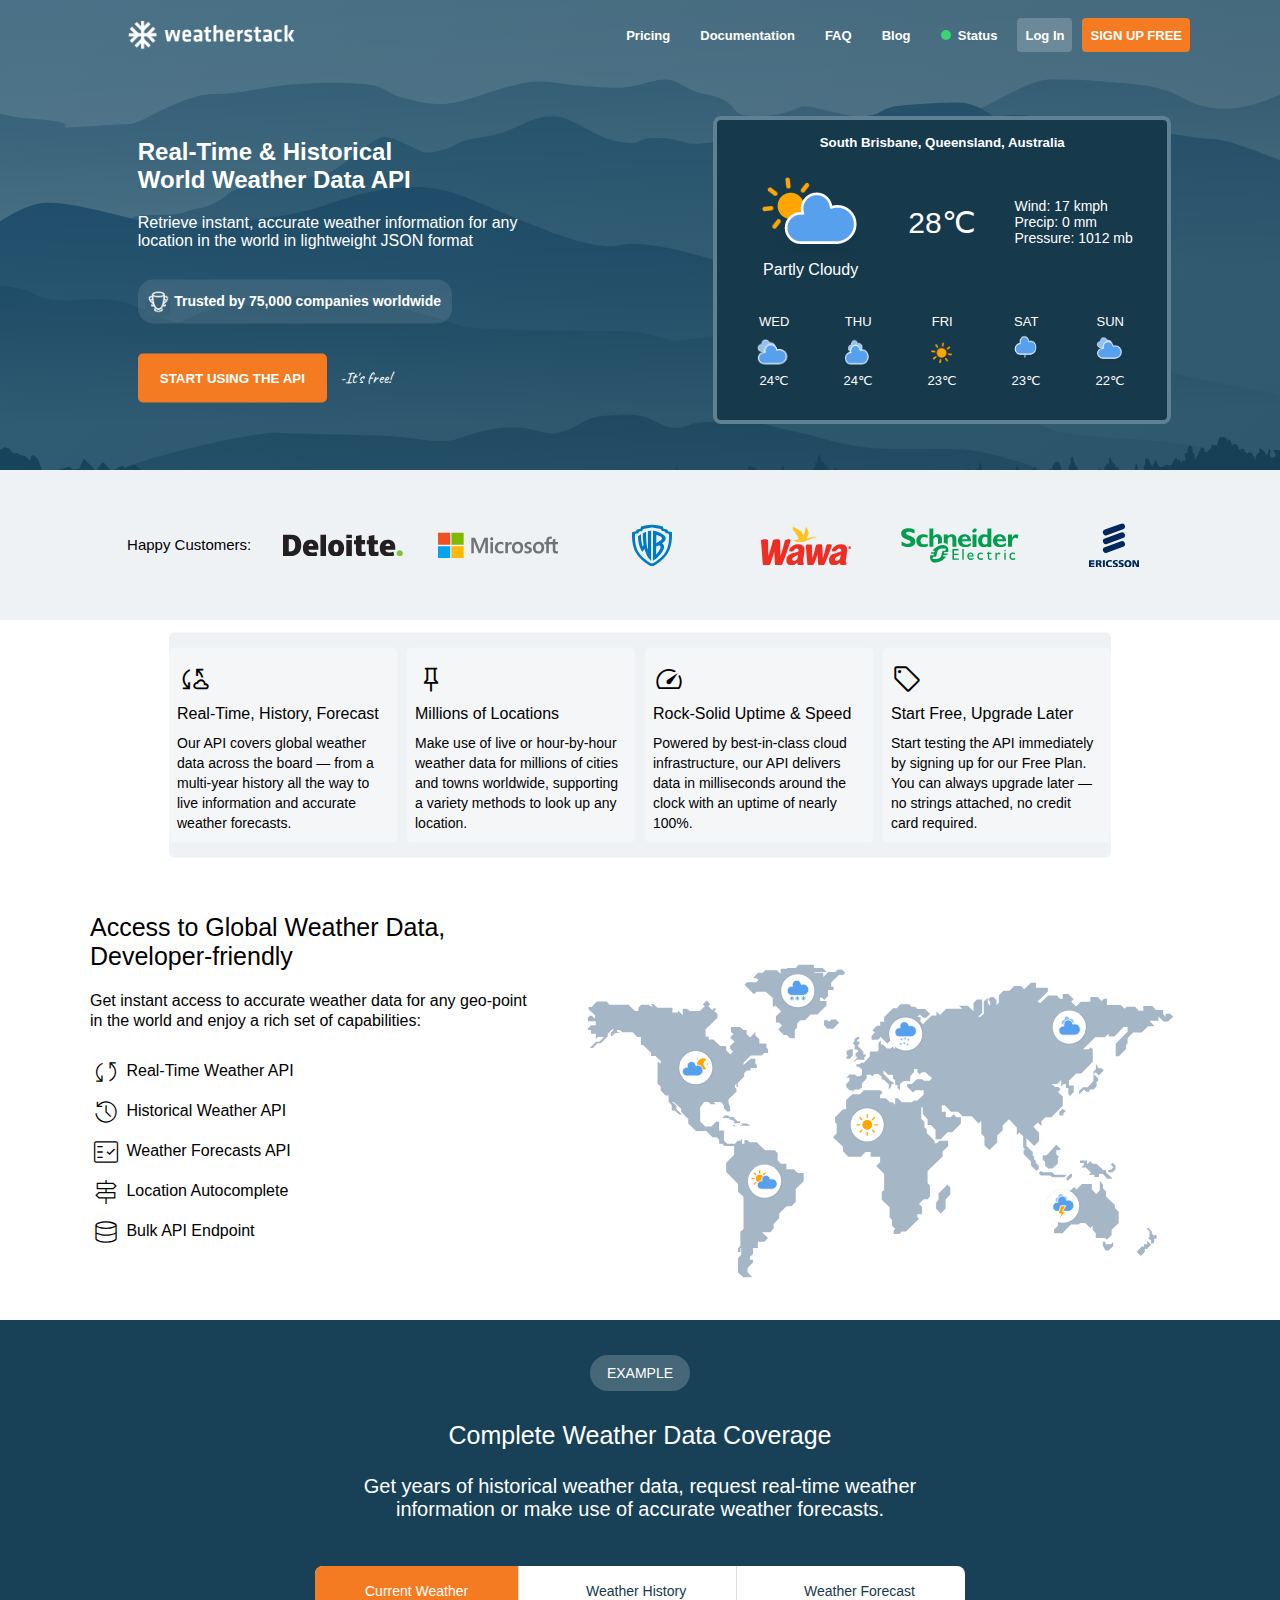
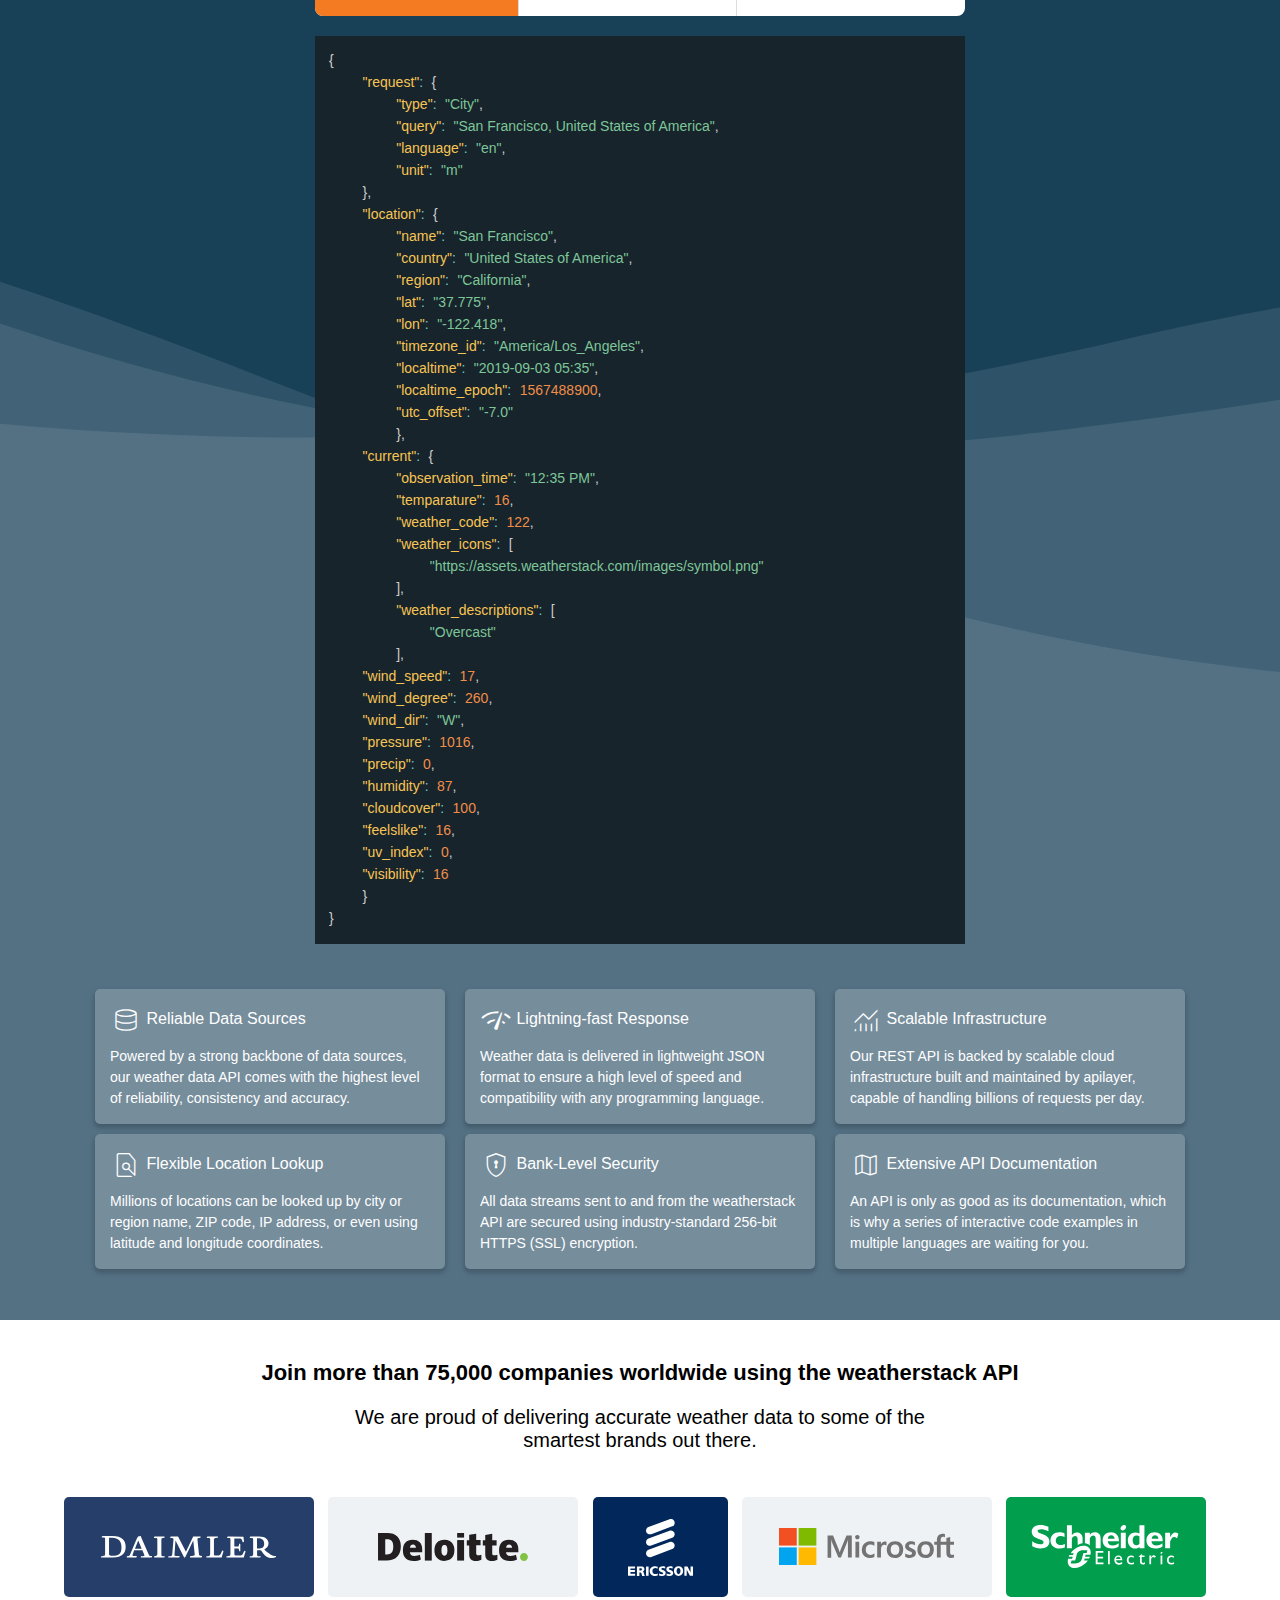
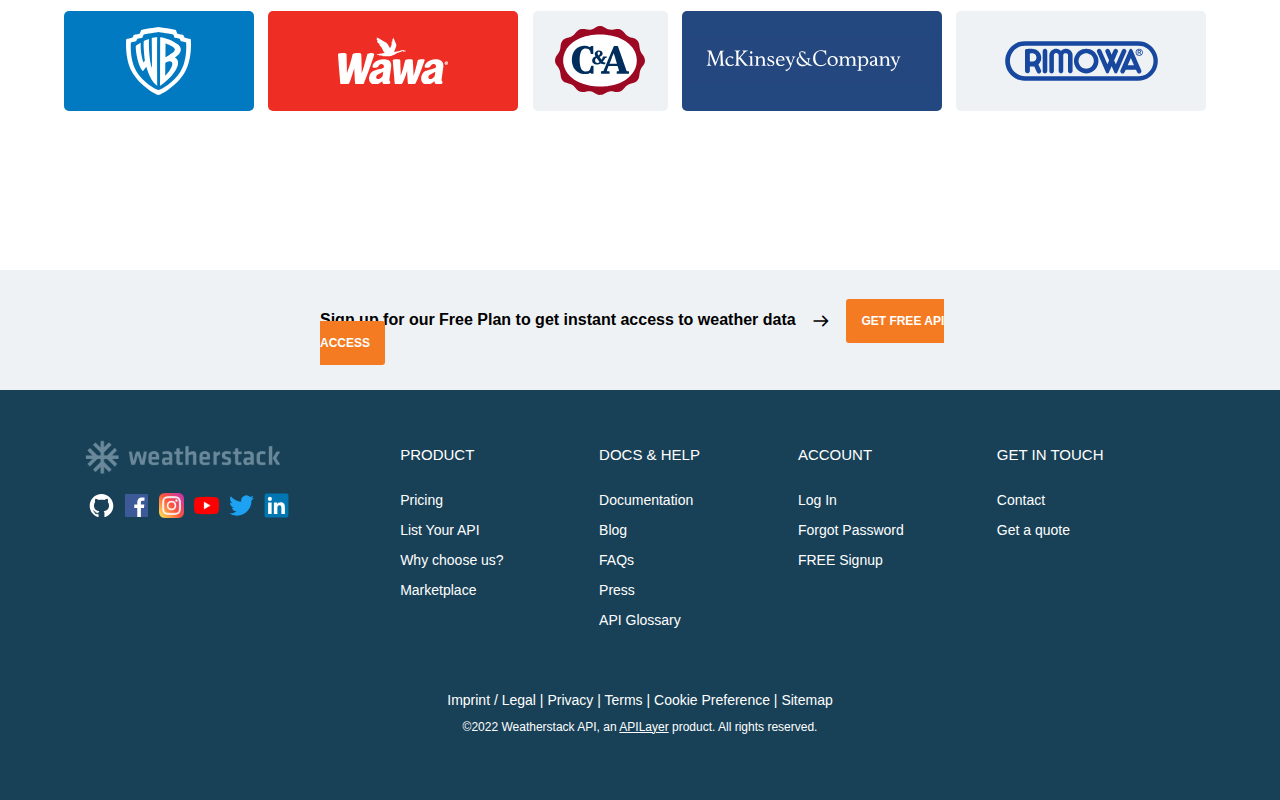
<file: index.html>
<!DOCTYPE html>
<html lang="en">
<head>
    <meta charset="UTF-8">
    <meta name="viewport" content="width=device-width, initial-scale=1.0">
    <title>Weather Page</title>
    <link rel="stylesheet" href="http://fonts.googleapis.com/css?family=Caveat">
    <link rel="stylesheet"
        href="https://fonts.googleapis.com/css2?family=Material+Symbols+Outlined:opsz,wght,FILL,GRAD@20..48,100..700,0..1,-50..200" />
    <link rel="stylesheet" href="./stylesheets/style.css">
    <link rel="stylesheet" href="./stylesheets/prism.css">
</head>
<body>
    <div class="index">
        <nav class="header">
            <div class="logo">
                <a href="./index.html">
                    <img src="./assets/weatherstack_logo_white.png" 
                        alt="weather stack logo">
                </a>
            </div>
      
            <ul class="nav_list">
                <li><a href="./pricing.html">Pricing</a></li>
                <li><a href="./">Documentation</a></li>
                <li><a href="./">FAQ</a></li>
                <li><a href="./">Blog</a></li>
                <li id="status"><a href="./">&nbsp;&nbsp;Status</a></li>
                <li id="login"><a href="./">Log In</a></li>
                <li id="signup"><a href="./">SIGN UP FREE</a></li>
            </ul>
            

        </nav>
        <section class="main">
            <div class="left">
                <div class="container">
                    <div class="texts">
                        <h2>Real-Time & Historical World Weather Data API</h2>
                        <h4>Retrieve instant, accurate weather information for any location in the world in lightweight JSON format</h4>
                    </div>
                    <div class="trophy">
                        <img src="./assets/a.png" alt="trophy icon">
                        <span>Trusted by 75,000 companies worldwide</span>
                    </div>
                    <div class="btn">
                        <button id="start">
                            START USING THE API
                        </button>
                        <span>&nbsp;</span>
                        <span id="free">-It's free!</span>
                    </div>
                </div>
            </div>

            <div class="right">
                <div class="weather_box">
                    <div class="location">
                        <h5>South Brisbane, Queensland, Australia</h5>
                    </div>
                    <div class="main_weather">
                        <div class="weather_left">
                            <img src="./assets/b.jpg" alt="main weather icon">
                            <p>Partly Cloudy</p>
                        </div>
                        <div class="weather_middle">
                            <p>28&#8451;</p>
                        </div>
                        <div class="weather_right">
                            <p>Wind: 17 kmph</p>
                            <p>Precip: 0 mm</p>
                            <p>Pressure: 1012 mb</p>
                        </div>
                    </div>

                    <div class="forecast">
                        <div class="day">
                            <p class="weekday">WED</p>
                            <img src="./assets/c.png" alt="forecast icon">
                            <p class="temp">24&#8451;</p>
                        </div>
                        <div class="day">
                            <p class="weekday">THU</p>
                            <img src="./assets/d.png" alt="forecast icon">
                            <p class="temp">24&#8451;</p>
                        </div>
                        <div class="day">
                            <p class="weekday">FRI</p>
                            <img src="./assets/e.png" alt="forecast icon">
                            <p class="temp">23&#8451;</p>
                        </div>
                        <div class="day">
                            <p class="weekday">SAT</p>
                            <img src="./assets/f.png" alt="forecast icon">
                            <p class="temp">23&#8451;</p>
                        </div>
                        <div class="day">
                            <p class="weekday">SUN</p>
                            <img src="./assets/g.png" alt="forecast icon">
                            <p class="temp">22&#8451;</p>
                        </div>
                    
                    </div>

                </div>
            </div>

        </section>
    </div>
   
    <section class="customers">
        <div class="container">
            <ul>
                <li>Happy Customers:</li>
                <li class="deloitte"></li>
                <li class="microsoft"></li>
                <li class="warnerBros"></li>
                <li class="wawa"></li>
                <li class="schneider"></li>
                <li class="ericsson"></li>
            </ul>
        </div>
    </section>

    <section class="features">
        <div class="container">
            <div class="info_card">
                <span class="material-symbols-outlined">cloud_sync</span>
                <h4>Real-Time, History, Forecast</h4>
                <p>Our API covers global weather data across the board — from a multi-year history all the way to live information and
                accurate weather forecasts.</p>
            </div>
            <div class="info_card">
                <span class="material-symbols-outlined">push_pin</span>
                <h4>Millions of Locations</h4>
                <p>Make use of live or hour-by-hour weather data for millions of cities and towns worldwide, supporting a variety methods
                to look up any location.</p>
            </div>
            <div class="info_card">
                <span class="material-symbols-outlined">speed</span>
                <h4>Rock-Solid Uptime & Speed</h4>
                <p>Powered by best-in-class cloud infrastructure, our API delivers data in milliseconds around the clock with an uptime of
                nearly 100%.</p>
            </div>
            <div class="info_card">
                <span class="material-symbols-outlined">sell</span>
                <h4>Start Free, Upgrade Later</h4>
                <p>Start testing the API immediately by signing up for our Free Plan. You can always upgrade later — no strings attached,
                no credit card required.</p>
            </div>
        </div>
    </section>

    <section class="main_feature">
        <div class="container">
            <div class="feature_detail">
                <h4>Access to Global Weather Data, Developer-friendly</h4>
                <p>Get instant access to accurate weather data for any geo-point in the world and enjoy a rich set of capabilities:</p>
                <ul>
                    <li>
                        <span class="material-symbols-outlined">sync</span>
                        Real-Time Weather API
                    </li>
                    <li>
                        <span class="material-symbols-outlined">history</span>
                        Historical Weather API
                    </li>
                    <li>
                        <span class="material-symbols-outlined">fact_check</span>
                        Weather Forecasts API
                    </li>
                    <li>
                        <span class="material-symbols-outlined">signpost</span>
                        Location Autocomplete
                    </li>
                    <li>
                        <span class="material-symbols-outlined">database</span>
                        Bulk API Endpoint
                    </li>
                </ul>

            </div>
            
            <div class="world_map">
                <img src="./assets/world_map_vector.svg" alt="World Map">
            </div>
        </div>
    </section>

    <section class="example">
        <div class="new_container">
            <h4>Complete Weather Data Coverage</h4>
            <h5>Get years of historical weather data, request real-time weather information or make use of accurate weather forecasts.</h5>
            <ul class="radio_btn">
                <li><a href="">Current Weather</a></li>
                <li><a href="">Weather History</a></li>
                <li><a href="">Weather Forecast</a></li>
            </ul>
            <div class="code_block">
                <pre class="code_format_class">
                    <code class="language-json">
                        {
                            "request": {
                                "type": "City",
                                "query": "San Francisco, United States of America",
                                "language": "en",
                                "unit": "m"
                            },
                            "location": {
                                "name": "San Francisco",
                                "country": "United States of America",
                                "region": "California",
                                "lat": "37.775",
                                "lon": "-122.418",
                                "timezone_id": "America/Los_Angeles",
                                "localtime": "2019-09-03 05:35",
                                "localtime_epoch": 1567488900,
                                "utc_offset": "-7.0"
                                },
                            "current": {
                                "observation_time": "12:35 PM",
                                "temparature": 16,
                                "weather_code": 122,
                                "weather_icons": [
                                    "https://assets.weatherstack.com/images/symbol.png"
                                ],
                                "weather_descriptions": [
                                    "Overcast"
                                ],
                            "wind_speed": 17,
                            "wind_degree": 260,
                            "wind_dir": "W",
                            "pressure": 1016,
                            "precip": 0,
                            "humidity": 87,
                            "cloudcover": 100,
                            "feelslike": 16,
                            "uv_index": 0,
                            "visibility": 16
                            }
                        }
                    </code>
                </pre>
            </div>
        </div>

        <div class="more_features">
            <div class="info_box">
                <span class="material-symbols-outlined">database</span>
                <span>Reliable Data Sources</span>
                <p>Powered by a strong backbone of data sources, our weather data API comes with the highest level of reliability, consistency and accuracy.</p>
            </div>
            <div class="info_box"> 
                <span class="material-symbols-outlined">network_check</span>
                <span>Lightning-fast Response</span>
                <p>Weather data is delivered in lightweight JSON format to ensure a high level of speed and compatibility with any programming language.

</p>
            </div>
            <div class="info_box">
                <span class="material-symbols-outlined">monitoring</span>
                <span>Scalable Infrastructure</span>
                <p>Our REST API is backed by scalable cloud infrastructure built and maintained by apilayer, capable of handling billions of requests per day.</p>
            </div>
            <div class="info_box">
                <span class="material-symbols-outlined">find_in_page</span>
                <span>Flexible Location Lookup</span>
                <p>Millions of locations can be looked up by city or region name, ZIP code, IP address, or even using latitude and longitude coordinates.</p>
            </div>
            <div class="info_box">
                <span class="material-symbols-outlined">encrypted</span>
                <span>Bank-Level Security</span>
                <p>All data streams sent to and from the weatherstack API are secured using industry-standard 256-bit HTTPS (SSL) encryption.</p>
            </div>
            <div class="info_box">
                <span class="material-symbols-outlined">map</span>
                <span>Extensive API Documentation</span>
                <p>An API is only as good as its documentation, which is why a series of interactive code examples in multiple languages are waiting for you.</p>
            </div>
        </div>
    </section>

    <section class="partners">
        <div class="new_container">
            <h4>Join more than 75,000 companies worldwide using the weatherstack API</h4>
            <h5>We are proud of delivering accurate weather data to some of the smartest brands out there.</h5>
            <ul class="brand_list">
                <li class="daimler"></li>
                <li class="deloitte"></li>
                <li class="eric"></li>
                <li class="microsoft"></li>
                <li class="sch"></li>
                <li class="wb"></li>
                <li class="ww"></li>
                <li class="canda"></li>
                <li class="mckinsey"></li>
                <li class="rimowa"></li>
            </ul>
        </div>
    </section>

    <section class="cta">
        <div class="container">
            <span class="cta_text">Sign up for our Free Plan to get instant access to weather data</span>
            <span>&nbsp;</span>
            <span class="material-symbols-outlined">arrow_right_alt</span>
            <span>&nbsp;</span>
            <a href="./">GET FREE API ACCESS</a>
        </div>
    </section>

    <footer>
        <div class="footer_container">
            <div class="left_container">
                <div class="footer_logos">
                    <img src="./assets/weatherstack_logo_footer.png" alt="weather logo" width="197" height="35">
                </div>
                <div class="social_media">
                    <div class="github"><img src="./assets/social_icons/github-original.svg" alt="github link" width="25" height="25"><a href="./" target="_blank"></a></img></div>
                    <div class="facebook"><img src="./assets/social_icons/facebook-original.svg" alt="facebook link" width="25" height="25"><a href="./" target="_blank"></a></img></div>
                    <div class="instagram"><img src="./assets/social_icons/instagram.png" alt="instagram link" width="25" height="25"><a href="./" target="_blank"></a></img></div>
                    <div class="youtube"><img src="./assets/social_icons/youtube.png" alt="youtube link" width="25" height="25"><a href="./" target="_blank"></a></img></div>
                    <div class="twitter"><img src="./assets/social_icons/twitter-original.svg" alt="twitter link" width="25" height="25"><a href="./" target="_blank"></a></img></div>
                    <div class="linkedin"><img src="./assets/social_icons/linkedin-original.svg" alt="linkedin link" width="25" height="25"><a href="./" target="_blank"></a></img></div>
                </div>
            </div>

            <ul>
                <li class="list_title">Product</li>
                <li><a href="./">Pricing</a></li>
                <li><a href="./">List Your API</a></li>
                <li><a href="./">Why choose us?</a></li>
                <li><a href="./">Marketplace</a></li>
            </ul>
            <ul>
                <li class="list_title">Docs & Help</li>
                <li><a href="./">Documentation</a></li>
                <li><a href="./">Blog</a></li>
                <li><a href="./">FAQs</a></li>
                <li><a href="./">Press</a></li>
                <li><a href="./">API Glossary</a></li>
            </ul>
            <ul>
                <li class="list_title">Account</li>
                <li><a href="./">Log In</a></li>
                <li><a href="./">Forgot Password</a></li>
                <li><a href="./">FREE Signup</a></li>
            </ul>
            <ul>
                <li class="list_title">Get in Touch</li>
                <li><a href="./">Contact</a></li>
                <li><a href="./">Get a quote</a></li>
            </ul>
        </div>
        <div class="copyright">
            <div class="container">
                <div class="copyright_link">
                    <a href="">Imprint / Legal</a>
                    <span> | </span>
                    <a href="">Privacy</a>
                    <span> | </span>
                    <a href="">Terms</a>
                    <span> | </span>
                    <a href="">Cookie Preference</a>
                    <span> | </span>
                    <a href="">Sitemap</a>
                </div>
                <div class="copyright_text">
                    <p>&#169;2022 Weatherstack API, an <a href="./">APILayer</a> product. All rights reserved.</p>
                </div>
            </div>
        </div>
    </footer>

<!-- <script src="prism.js"></script> -->
<script src="./scripts/prism-whitespace.js"></script>
</body>
</html>
</file>
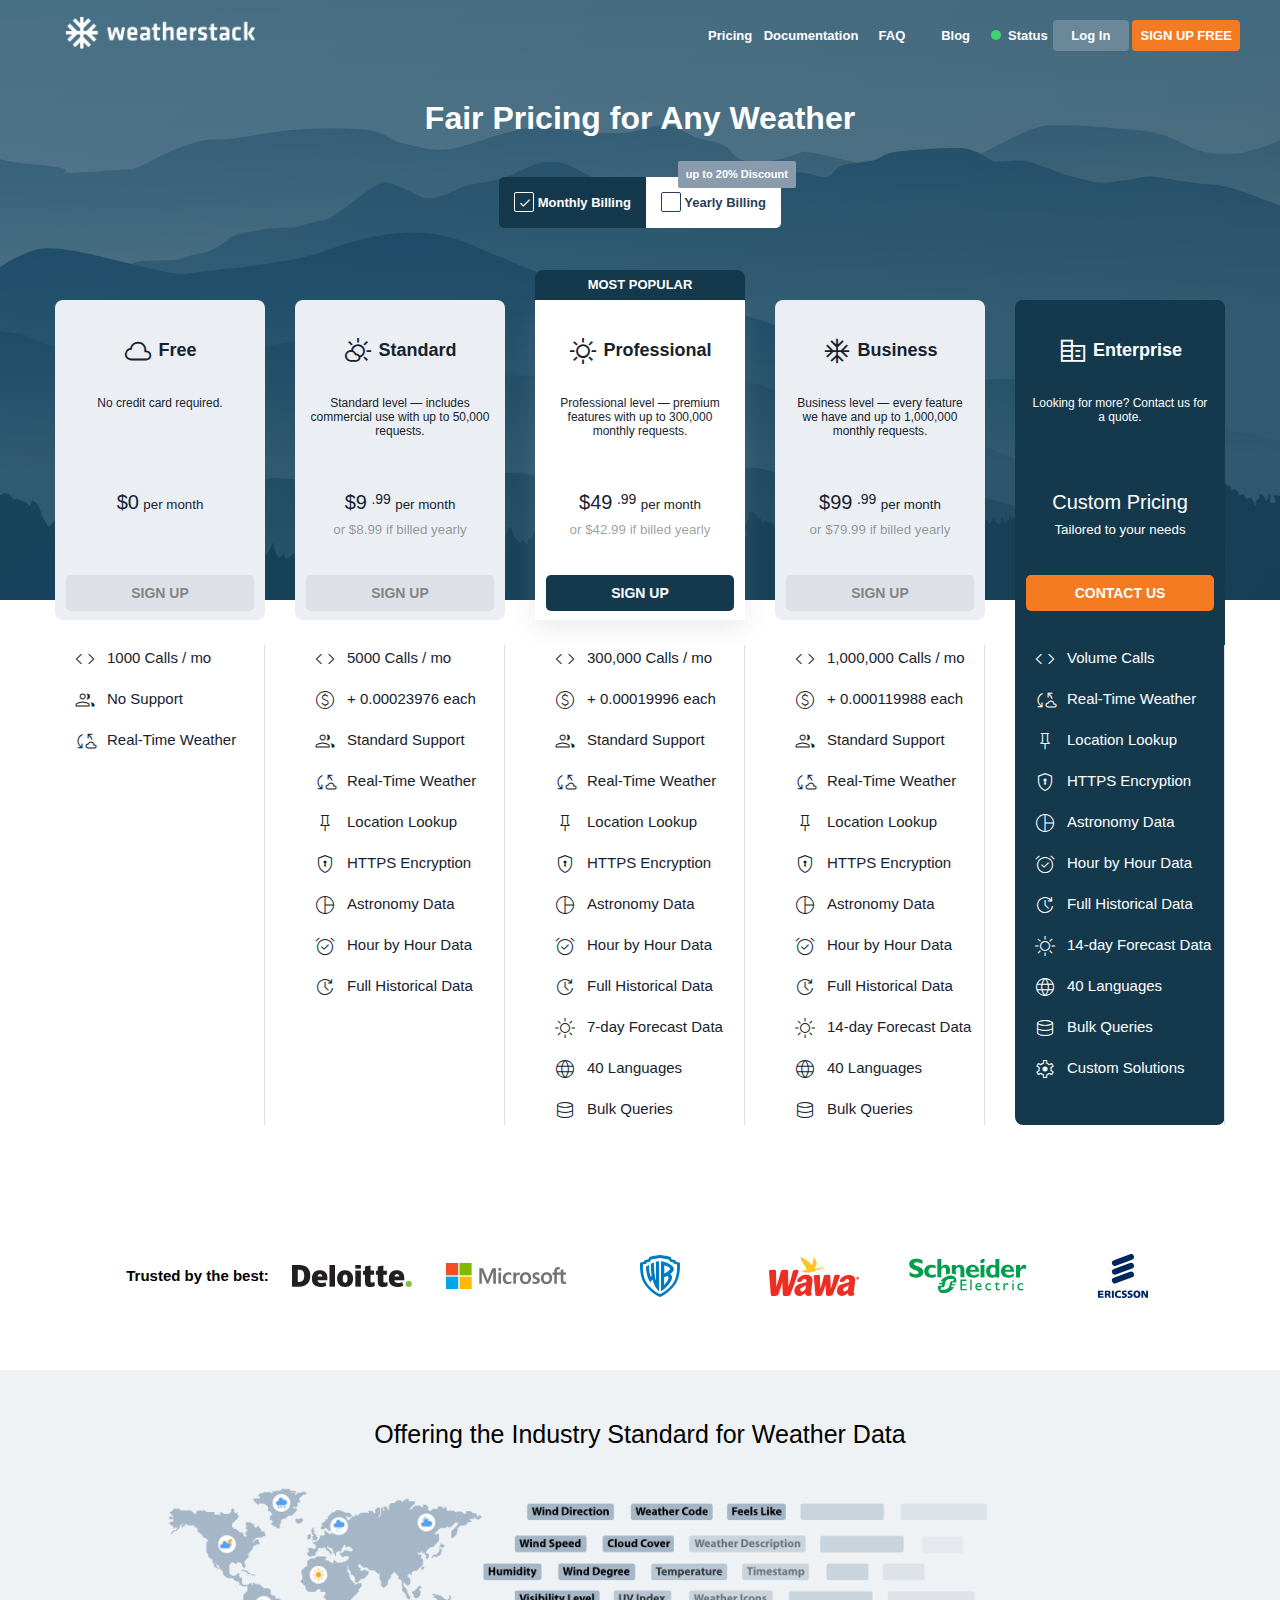
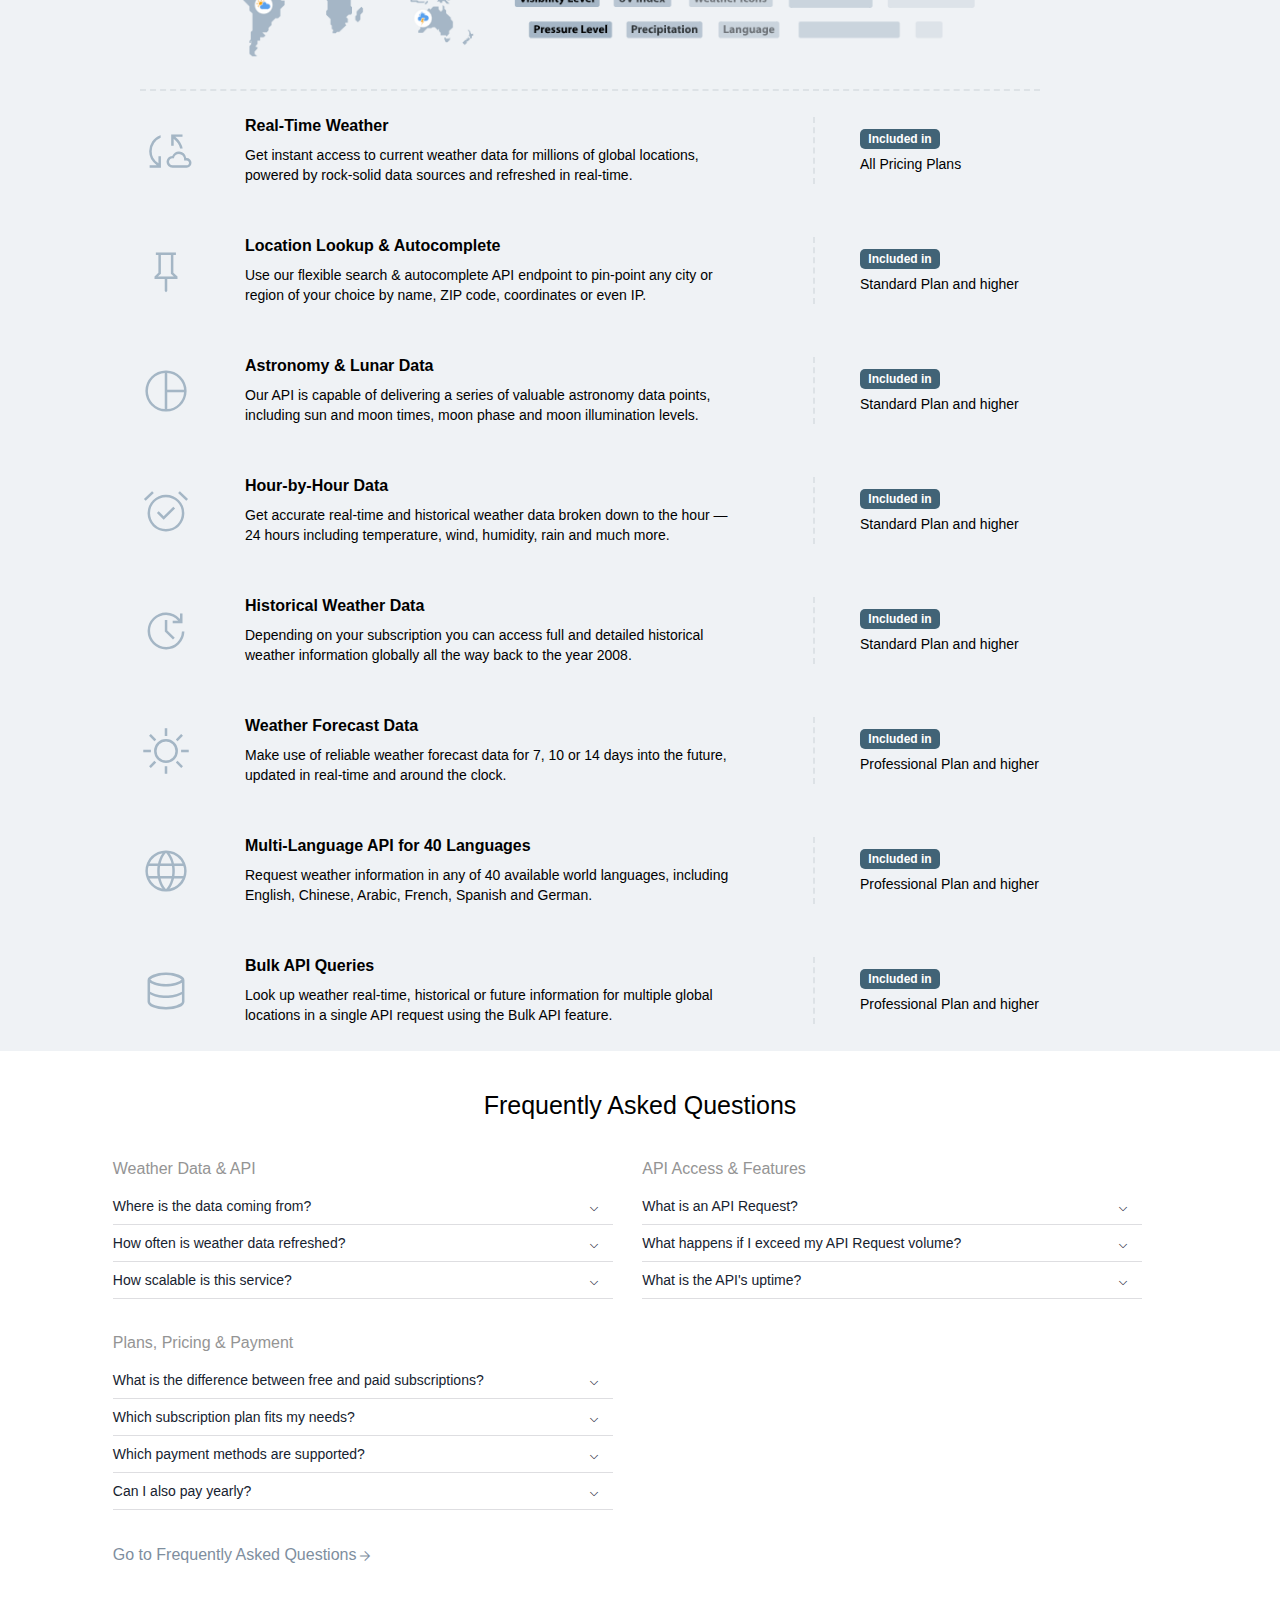
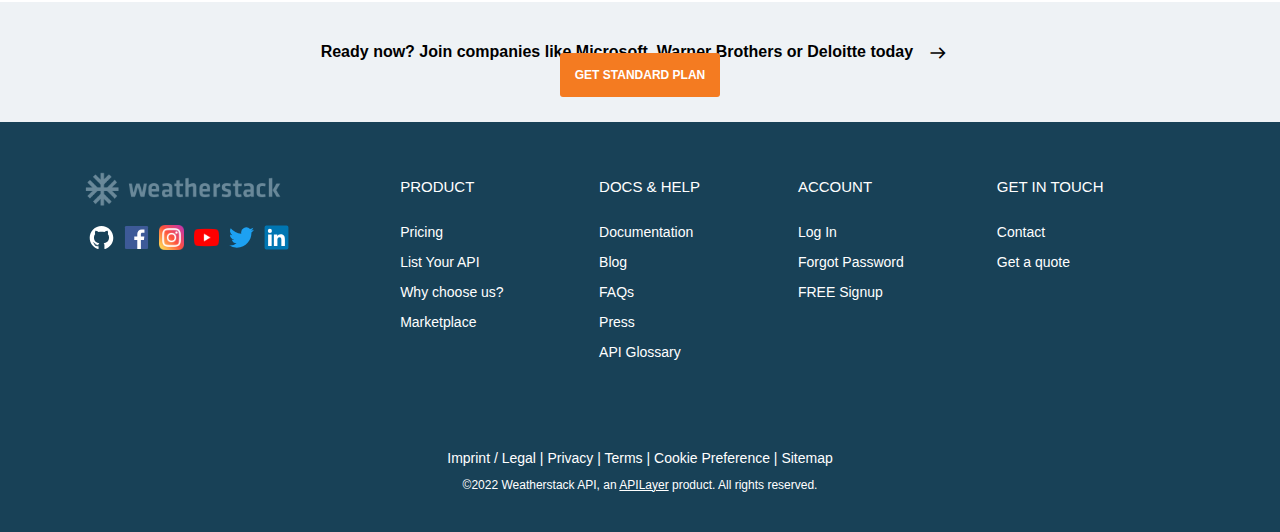
<file: pricing.html>
<!DOCTYPE html>
<html lang="en">
  <head>
    <meta charset="UTF-8" />
    <meta name="viewport" content="width=device-width, initial-scale=1.0" />
    <title>Pricing Page</title>
    <link
      rel="stylesheet"
      href="https://fonts.googleapis.com/css2?family=Material+Symbols+Outlined:opsz,wght,FILL,GRAD@20..48,100..700,0..1,-50..200"
    />
    <link rel="stylesheet" href="./stylesheets/pricing-style.css" />
  </head>
  <body>
    <nav class="header">
      <div class="container">
        <div class="logo">
          <a href="./index.html">
            <img
              src="./assets/weatherstack_logo_white.png"
              alt="weather stack logo"
            />
          </a>
        </div>

        <ul class="nav_list">
          <li><a href="./pricing.html">Pricing</a></li>
          <li><a href="#">Documentation</a></li>
          <li><a href="#">FAQ</a></li>
          <li><a href="#">Blog</a></li>
          <li id="status"><a href="#">&nbsp;&nbsp;Status</a></li>
          <li id="login"><a href="#">Log In</a></li>
          <li id="signup"><a href="#">SIGN UP FREE</a></li>
        </ul>
      </div>
    </nav>

    <section class="hero">
      <div class="container">
        <h2>Fair Pricing for Any Weather</h2>
        <div class="billing">
          <label for="monthly">
            <input
              type="radio"
              id="monthly"
              name="billingOption"
              value="monthly"
              checked
            />
            Monthly Billing</label
          >

          <label for="yearly">
            <input
              type="radio"
              id="yearly"
              name="billingOption"
              value="yearly"
            />
            Yearly Billing</label
          >
        </div>
      </div>
    </section>

    <section class="pricing">
      <div class="container">
        <ul class="billing-tier">
          <li class="free">
            <div class="pricing_info">
              <div class="header">
                <span class="material-symbols-outlined"> cloud </span>
                Free
              </div>
              <div class="description">No credit card required.</div>
              <div class="price">
                <span>$0</span>
                <small class="frequency">per month</small>
                <small class="yearly_price">&nbsp;</small>
              </div>
              <a href="">SIGN UP</a>
            </div>
            <div class="features">
              <ul>
                <li class="feature_api_request">1000 Calls / mo</li>
                <li class="feature_support">No Support</li>
                <li class="feature_current">Real-Time Weather</li>
                <li class="feature_empty">&nbsp;</li>
                <li class="feature_empty">&nbsp;</li>
                <li class="feature_empty">&nbsp;</li>
                <li class="feature_empty">&nbsp;</li>
                <li class="feature_empty">&nbsp;</li>
                <li class="feature_empty">&nbsp;</li>
                <li class="feature_empty">&nbsp;</li>
                <li class="feature_empty">&nbsp;</li>
                <li class="feature_empty">&nbsp;</li>
                <li class="feature_empty">&nbsp;</li>
              </ul>
            </div>
          </li>
          <li class="standard">
            <div class="pricing_info">
              <div class="header">
                <span class="material-symbols-outlined">
                  partly_cloudy_day
                </span>
                Standard
              </div>
              <div class="description">
                Standard level — includes commercial use with up to 50,000
                requests.
              </div>
              <div class="price">
                <div class="monthly_data">
                  <span>$9</span>
                  <span class="align-top">.99</span>
                  <small class="frequency">per month</small>
                  <small class="yearly_price">or $8.99 if billed yearly</small>
                </div>
                <div class="yearly_data">
                  <span>$8</span>
                  <span class="align-top">.99</span>
                  <small class="frequency">per month</small>
                  <small class="yearly_price">billed yearly</small>
                </div>
              </div>
              <a href="">SIGN UP</a>
            </div>
            <div class="features">
              <ul>
                <li class="feature_api_request">5000 Calls / mo</li>
                <li class="feature_currency">+ 0.00023976 each</li>
                <li class="feature_support">Standard Support</li>
                <li class="feature_current">Real-Time Weather</li>
                <li class="feature_location">Location Lookup</li>
                <li class="feature_encryption">HTTPS Encryption</li>
                <li class="feature_astro_data">Astronomy Data</li>
                <li class="feature_hourly_data">Hour by Hour Data</li>
                <li class="feature_historical_data">Full Historical Data</li>
                <li class="feature_empty">&nbsp;</li>
                <li class="feature_empty">&nbsp;</li>
                <li class="feature_empty">&nbsp;</li>
                <li class="feature_empty">&nbsp;</li>
              </ul>
            </div>
          </li>
          <li class="professional popular">
            <div class="pricing_info">
              <div class="header">
                <span class="material-symbols-outlined"> sunny </span>
                Professional
              </div>
              <div class="description">
                Professional level — premium features with up to 300,000 monthly
                requests.
              </div>
              <div class="price">
                <div class="monthly_data">
                  <span>$49</span>
                  <span class="align-top">.99</span>
                  <small class="frequency">per month</small>
                  <small class="yearly_price">or $42.99 if billed yearly</small>
                </div>

                <div class="yearly_data">
                  <span>$42</span>
                  <span class="align-top">.99</span>
                  <small class="frequency">per month</small>
                  <small class="yearly_price">billed yearly</small>
                </div>
              </div>
              <a href="">SIGN UP</a>
            </div>
            <div class="features">
              <ul>
                <li class="feature_api_request">300,000 Calls / mo</li>
                <li class="feature_currency">+ 0.00019996 each</li>
                <li class="feature_support">Standard Support</li>
                <li class="feature_current">Real-Time Weather</li>
                <li class="feature_location">Location Lookup</li>
                <li class="feature_encryption">HTTPS Encryption</li>
                <li class="feature_astro_data">Astronomy Data</li>
                <li class="feature_hourly_data">Hour by Hour Data</li>
                <li class="feature_historical_data">Full Historical Data</li>
                <li class="feature_forecast">7-day Forecast Data</li>
                <li class="feature_language">40 Languages</li>
                <li class="feature_queries">Bulk Queries</li>
                <li class="feature_empty"></li>
              </ul>
            </div>
          </li>
          <li class="business">
            <div class="pricing_info">
              <div class="header">
                <span class="material-symbols-outlined"> ac_unit </span>
                Business
              </div>
              <div class="description">
                Business level — every feature we have and up to 1,000,000
                monthly requests.
              </div>
              <div class="price">
                <div class="monthly_data">
                  <span>$99</span>
                  <span class="align-top">.99</span>
                  <small class="frequency">per month</small>
                  <small class="yearly_price">or $79.99 if billed yearly</small>
                </div>

                <div class="yearly_data">
                  <span>$79</span>
                  <span class="align-top">.99</span>
                  <small class="frequency">per month</small>
                  <small class="yearly_price">billed yearly</small>
                </div>
              </div>
              <a href="">SIGN UP</a>
            </div>
            <div class="features">
              <ul>
                <li class="feature_api_request">1,000,000 Calls / mo</li>
                <li class="feature_currency">+ 0.000119988 each</li>
                <li class="feature_support">Standard Support</li>
                <li class="feature_current">Real-Time Weather</li>
                <li class="feature_location">Location Lookup</li>
                <li class="feature_encryption">HTTPS Encryption</li>
                <li class="feature_astro_data">Astronomy Data</li>
                <li class="feature_hourly_data">Hour by Hour Data</li>
                <li class="feature_historical_data">Full Historical Data</li>
                <li class="feature_forecast">14-day Forecast Data</li>
                <li class="feature_language">40 Languages</li>
                <li class="feature_queries">Bulk Queries</li>
                <li class="feature_empty"></li>
              </ul>
            </div>
          </li>
          <li class="enterprise">
            <div class="pricing_info">
              <div class="header">
                <span class="material-symbols-outlined"> corporate_fare </span>
                Enterprise
              </div>
              <div class="description">
                Looking for more? Contact us for a quote.
              </div>
              <div class="price">
                <span>Custom Pricing </span>
                <small>Tailored to your needs </small>
              </div>
              <a href="">CONTACT US</a>
            </div>
            <div class="features">
              <ul>
                <li class="feature_api_request">Volume Calls</li>
                <li class="feature_current">Real-Time Weather</li>
                <li class="feature_location">Location Lookup</li>
                <li class="feature_encryption">HTTPS Encryption</li>
                <li class="feature_astro_data">Astronomy Data</li>
                <li class="feature_hourly_data">Hour by Hour Data</li>
                <li class="feature_historical_data">Full Historical Data</li>
                <li class="feature_forecast">14-day Forecast Data</li>
                <li class="feature_language">40 Languages</li>
                <li class="feature_queries">Bulk Queries</li>
                <li class="feature_customized">Custom Solutions</li>
              </ul>
            </div>
          </li>
        </ul>
      </div>
    </section>

    <section class="customers">
      <div class="container">
        <ul>
          <li>Trusted by the best:</li>
          <li class="deloitte"></li>
          <li class="microsoft"></li>
          <li class="warnerBros"></li>
          <li class="wawa"></li>
          <li class="schneider"></li>
          <li class="ericsson"></li>
        </ul>
      </div>
    </section>

    <section class="detailed-feat">
      <div class="container">
        <div class="title">
          <h3>Offering the Industry Standard for Weather Data</h3>
          <div class="featured-main">
            <img src="./assets/featured-main.png" alt="featured main picture" />
          </div>
        </div>
        <div class="featDetail">
          <ul>
            <li class="feature_current">
              <div class="info_brief">
                <h6>Real-Time Weather</h6>
                <p class="description">
                  Get instant access to current weather data for millions of
                  global locations, powered by rock-solid data sources and
                  refreshed in real-time.
                </p>
              </div>
              <div class="included_in">
                <div class="label">Included in</div>
                <div class="content">All Pricing Plans</div>
              </div>
            </li>
            <li class="feature_location">
              <div class="info_brief">
                <h6>Location Lookup & Autocomplete</h6>
                <p class="description">
                  Use our flexible search & autocomplete API endpoint to
                  pin-point any city or region of your choice by name, ZIP code,
                  coordinates or even IP.
                </p>
              </div>
              <div class="included_in">
                <div class="label">Included in</div>
                <div class="content">Standard Plan and higher</div>
              </div>
            </li>
            <li class="feature_astro_data">
              <div class="info_brief">
                <h6>Astronomy & Lunar Data</h6>
                <p class="description">
                  Our API is capable of delivering a series of valuable
                  astronomy data points, including sun and moon times, moon
                  phase and moon illumination levels.
                </p>
              </div>
              <div class="included_in">
                <div class="label">Included in</div>
                <div class="content">Standard Plan and higher</div>
              </div>
            </li>
            <li class="feature_hourly_data">
              <div class="info_brief">
                <h6>Hour-by-Hour Data</h6>
                <p class="description">
                  Get accurate real-time and historical weather data broken down
                  to the hour — 24 hours including temperature, wind, humidity,
                  rain and much more.
                </p>
              </div>
              <div class="included_in">
                <div class="label">Included in</div>
                <div class="content">Standard Plan and higher</div>
              </div>
            </li>
            <li class="feature_historical_data">
              <div class="info_brief">
                <h6>Historical Weather Data</h6>
                <p class="description">
                  Depending on your subscription you can access full and
                  detailed historical weather information globally all the way
                  back to the year 2008.
                </p>
              </div>
              <div class="included_in">
                <div class="label">Included in</div>
                <div class="content">Standard Plan and higher</div>
              </div>
            </li>
            <li class="feature_forecast">
              <div class="info_brief">
                <h6>Weather Forecast Data</h6>
                <p class="description">
                  Make use of reliable weather forecast data for 7, 10 or 14
                  days into the future, updated in real-time and around the
                  clock.
                </p>
              </div>
              <div class="included_in">
                <div class="label">Included in</div>
                <div class="content">Professional Plan and higher</div>
              </div>
            </li>
            <li class="feature_language">
              <div class="info_brief">
                <h6>Multi-Language API for 40 Languages</h6>
                <p class="description">
                  Request weather information in any of 40 available world
                  languages, including English, Chinese, Arabic, French, Spanish
                  and German.
                </p>
              </div>
              <div class="included_in">
                <div class="label">Included in</div>
                <div class="content">Professional Plan and higher</div>
              </div>
            </li>
            <li class="feature_queries">
              <div class="info_brief">
                <h6>Bulk API Queries</h6>
                <p class="description">
                  Look up weather real-time, historical or future information
                  for multiple global locations in a single API request using
                  the Bulk API feature.
                </p>
              </div>
              <div class="included_in">
                <div class="label">Included in</div>
                <div class="content">Professional Plan and higher</div>
              </div>
            </li>
          </ul>
        </div>
      </div>
    </section>

    <section class="pricing_FAQ">
      <div class="container">
        <h2>Frequently Asked Questions</h2>
        <div class="left_box">
          <div class="topic">
            <h3>Weather Data & API</h3>
            <ul>
              <li>
                <p class="question">Where is the data coming from?</p>
                <p class="answer">
                  The weatherstack API is licensing weather data from some of
                  the largest weather stations and weather data providers in the
                  world, all of which are closely monitored for consistency and
                  data accuracy around the clock.
                </p>
              </li>
              <li>
                <p class="question">How often is weather data refreshed?</p>
                <p class="answer">
                  The weatherstack API is licensing weather data from some of
                  the largest weather stations and weather data providers in the
                  world, all of which are closely monitored for consistency and
                  data accuracy around the clock.
                </p>
              </li>
              <li>
                <p class="question">How scalable is this service?</p>
                <p class="answer">
                  The weatherstack API is powered by apilayer cloud
                  infrastructure, a system some of the world's most popular
                  real-time API services are running on, making it highly
                  scalable and flexible at any step of the way.
                </p>
              </li>
            </ul>
          </div>

          <div class="topic">
            <h3>Plans, Pricing & Payment</h3>
            <ul>
              <li>
                <p class="question">
                  What is the difference between free and paid subscriptions?
                </p>
                <p class="answer">
                  The weatherstack Free Plan is a way of getting familiar with
                  the API, offering basic API functionality and a limitation of
                  1,000 monthly API lookups. As soon as you need a higher volume
                  or advanced API features, you can choose from one of the
                  premium subscriptions or contact us for a custom solution.
                </p>
              </li>
              <li>
                <p class="question">Which subscription plan fits my needs?</p>
                <p class="answer">
                  The most decisive factor when it comes to your technical
                  requirements is the number of monthly weather data requests
                  you need to make per month. Other factors include HTTPS
                  encryption, historical data, forecast data, and more. Signing
                  up for the Free Plan is a great way of getting to know the API
                  and implementing it without any commitments.
                </p>
              </li>
              <li>
                <p class="question">Which payment methods are supported?</p>
                <p class="answer">
                  Payments can be made via credit card (Visa, MasterCard,
                  Discover, Diner's Club, American Express). Enterprise and
                  high-volume customers may request annual bank transfer
                  payments to be enabled. You can change your payment method at
                  any given time in the "Payment" section of your account
                  dashboard.
                </p>
              </li>

              <li>
                <p class="question">Can I also pay yearly?</p>
                <p class="answer">
                  Yes. If you choose annual billing, the total price of your
                  subscription plan will be up to 20% lower than the total
                  amount you would pay with a monthly payment frequency.
                </p>
              </li>
            </ul>
          </div>

          <div class="topic">
            <a href="">Go to Frequently Asked Questions</a>
          </div>
        </div>
        <div class="right_box">
          <div class="topic">
            <h3>API Access & Features</h3>
            <ul>
              <li>
                <p class="question">What is an API Request?</p>
                <p class="answer">
                  Pricing is based on the number of monthly API requests
                  allowed. Each time the weatherstack API service is used to
                  look up a weather information, one API request is consumed.
                  API errors are not counted towards your monthly quota.
                </p>
              </li>
              <li>
                <p class="question">
                  What happens if I exceed my API Request volume?
                </p>
                <p class="answer">
                  Users will be automatically notified via email and in their
                  account dashboard as soon as at least 75%, 90%, and 100% of
                  their monthly API quota has been reached. After reaching 100%
                  of the allowance, overages fees will apply so we make sure you
                  won’t experience any disruptions and your website/application
                  will keep running smoothly. You can learn more about overages
                  billing here.
                </p>
              </li>
              <li>
                <p class="question">What is the API's uptime?</p>
                <p class="answer">
                  Our API's system status is closely monitored around the clock.
                  Every effort is made to ensure the highest possible level of
                  availability and consistency, and we are proud to have an
                  average uptime rate of nearly 100% (99.9%), calculated based
                  on the past 12 months.
                </p>
              </li>
            </ul>
          </div>
        </div>
      </div>
    </section>

    <section class="cta">
      <div class="container">
        <span class="cta_text"
          >Ready now? Join companies like Microsoft, Warner Brothers or Deloitte
          today
        </span>
        <span>&nbsp;</span>
        <span class="material-symbols-outlined">arrow_right_alt</span>
        <span>&nbsp;</span>
        <a href="./">GET STANDARD PLAN</a>
      </div>
    </section>

    <footer>
      <div class="footer_container">
        <div class="left_container">
          <div class="footer_logos">
            <img
              src="./assets/weatherstack_logo_footer.png"
              alt="weather logo"
              width="197"
              height="35"
            />
          </div>
          <div class="social_media">
            <div class="github">
              <img
                src="./assets/social_icons/github-original.svg"
                alt="github link"
                width="25"
                height="25"
              /><a href="./" target="_blank"></a>
            </div>
            <div class="facebook">
              <img
                src="./assets/social_icons/facebook-original.svg"
                alt="facebook link"
                width="25"
                height="25"
              /><a href="./" target="_blank"></a>
            </div>
            <div class="instagram">
              <img
                src="./assets/social_icons/instagram.png"
                alt="instagram link"
                width="25"
                height="25"
              /><a href="./" target="_blank"></a>
            </div>
            <div class="youtube">
              <img
                src="./assets/social_icons/youtube.png"
                alt="youtube link"
                width="25"
                height="25"
              /><a href="./" target="_blank"></a>
            </div>
            <div class="twitter">
              <img
                src="./assets/social_icons/twitter-original.svg"
                alt="twitter link"
                width="25"
                height="25"
              /><a href="./" target="_blank"></a>
            </div>
            <div class="linkedin">
              <img
                src="./assets/social_icons/linkedin-original.svg"
                alt="linkedin link"
                width="25"
                height="25"
              /><a href="./" target="_blank"></a>
            </div>
          </div>
        </div>

        <ul>
          <li class="list_title">Product</li>
          <li><a href="./">Pricing</a></li>
          <li><a href="./">List Your API</a></li>
          <li><a href="./">Why choose us?</a></li>
          <li><a href="./">Marketplace</a></li>
        </ul>
        <ul>
          <li class="list_title">Docs & Help</li>
          <li><a href="./">Documentation</a></li>
          <li><a href="./">Blog</a></li>
          <li><a href="./">FAQs</a></li>
          <li><a href="./">Press</a></li>
          <li><a href="./">API Glossary</a></li>
        </ul>
        <ul>
          <li class="list_title">Account</li>
          <li><a href="./">Log In</a></li>
          <li><a href="./">Forgot Password</a></li>
          <li><a href="./">FREE Signup</a></li>
        </ul>
        <ul>
          <li class="list_title">Get in Touch</li>
          <li><a href="./">Contact</a></li>
          <li><a href="./">Get a quote</a></li>
        </ul>
      </div>
      <div class="copyright">
        <div class="container">
          <div class="copyright_link">
            <a href="">Imprint / Legal</a>
            <span> | </span>
            <a href="">Privacy</a>
            <span> | </span>
            <a href="">Terms</a>
            <span> | </span>
            <a href="">Cookie Preference</a>
            <span> | </span>
            <a href="">Sitemap</a>
          </div>
          <div class="copyright_text">
            <p>
              &#169;2022 Weatherstack API, an <a href="./">APILayer</a> product.
              All rights reserved.
            </p>
          </div>
        </div>
      </div>
    </footer>

    <script src="script.js"></script>
  </body>
</html>
</file>
<file: stylesheets/style.css>
* {
  font-family: Arial, Helvetica, sans-serif;
  margin: 0;
  padding: 0;
}

@media screen and (max-width: 800px) {
  section.customers {
    overflow-y: scroll;
  }

  section.features {
    width: 100%;
    height: 800px;
  }

}

div.index {
  background-image: url("../assets/mountains.svg"),
    linear-gradient(135deg, #1f4e69 0, #164058 100%);
  background-size: cover;
  background-position: 0 35%;
  color: #fff;
  text-align: center;
}

nav.header {
  max-width: 1100px;
  height: 70px;
  margin: 0 auto;
  overflow: hidden;
}

div.logo {
  height: 100%;
  width: 22%;
  float: left;
  text-align: center;
}

.logo img {
  height: 30px;
  margin-top: 20px;
}

ul.nav_list {
  display: flex;
  flex-direction: row;
  height: 100%;
  justify-content: space-around;
  align-items: center;
  gap: 10px;
  list-style-type: none;
  float: right;
}

ul.nav_list > li > a {
  color: #fff;
  font-size: small;
  font-weight: 600;
}

ul.nav_list > li > a:link {
  text-decoration: none;
}

ul.nav_list > li > a:hover {
  text-decoration: underline;
}

ul.nav_list > li {
  display: inline-block;
  margin: 0 10px 0 10px;
}

#status:before {
  content: "";
  display: inline-block;
  height: 10px;
  width: 10px;
  background-color: #3bd671;
  border-radius: 50%;
}

#login {
  padding: 8px;
  background-color: rgba(255, 255, 255, 0.2);
  border-radius: 4px;
  margin: 0;
}

#signup {
  padding: 8px;
  background-color: #f47b21;
  border-radius: 4px;
  margin: 0;
}

section.main {
  max-width: 1400px;
  margin: 0 auto;
}

.left,
.right {
  display: inline-block;
  /* border:3px solid red; */
  width: 600px;
  height: 400px;
  vertical-align: middle;
}

.left {
  text-align: left;
  /* setup to center the child div container */
  position: relative;
}

.container {
  position: absolute;
  top: 50%;
  left: 50%;
  transform: translate(-50%, -50%);
}
.texts,
.trophy,
.btn {
  margin: 30px 0;
}
.texts > h2 {
  width: 300px;
  margin: 20px 0;
}
.texts > h4 {
  width: 400px;
  margin: 5px 0;
  font-weight: 500;
}

.trophy {
  width: 300px;
  height: 30px;
  padding: 7px;
  background: rgba(255, 255, 255, 0.1);
  border-radius: 15px;
}
.trophy img {
  height: 30px;
  vertical-align: middle;
}
.trophy span {
  display: inline-block;
  font-size: 14px;
  font-weight: 600;
}

#start {
  background: #f47b21;
  color: #fff;
  font-weight: 600;
  padding: 15px 20px;
  border: 2px solid #f47b21;
  border-radius: 5px;
  cursor: pointer;
}

#start:hover {
  background: #cc6414;
  /*text-decoration: underline;*/
}

#free {
  font-family: "Caveat", serif;
}

.right {
  text-align: center;
  /* setup to center the child div weatherbox */
  position: relative;
}

.weather_box {
  display: inline-block;
  width: 450px;
  height: 300px;
  background-color: #16394c;
  border: 4px solid #608094;
  border-radius: 8px;
  /*setup to center the div weatherbox*/
  position: absolute;
  top: 50%;
  left: 50%;
  transform: translate(-50%, -50%);
}

.location {
  margin: 15px auto;
}

.main_weather {
  display: flex;
  justify-content: space-around;
  align-items: center;
  margin: 15px;
  padding-bottom: 20px;
}

.main_weather .weather_middle {
  font-size: 30px;
}

.main_weather .weather_right {
  text-align: left;
  font-weight: lighter;
  font-size: 14px;
}

.forecast {
  display: flex;
  justify-content: space-around;
  margin: 15px;
}

.forecast img {
  width: 40px;
  height: 40px;
}

.forecast .weekday,
.temp {
  font-size: 13px;
}

section.customers {
  background-color: #eff2f5;
  height: 150px;
  position: relative;
}

.customers > .container {
  width: 1200px;
  margin: auto;
}

.customers ul {
  height: 100%;
  list-style-type: none;
}

.customers ul li {
  display: inline-block;
  width: 150px;
  height: 50px;
  text-align: center;
  vertical-align: middle;
}

.customers ul:first-child {
  font-size: 15px;
  font-weight: 300;
  line-height: 50px;
}

.customers .deloitte {
  background-image: url(../assets/clinet_icons/client_deloitte.svg);
  background-size: 120px;
  background-repeat: no-repeat;
  background-position: center;
}

.customers .microsoft {
  background-image: url(../assets/clinet_icons/client_microsoft.svg);
  background-size: 120px;
  background-repeat: no-repeat;
  background-position: center;
}

.customers .warnerBros {
  background-image: url(../assets/clinet_icons/client_warnerbros.svg);
  background-size: 40px;
  background-repeat: no-repeat;
  background-position: center;
}

.customers .wawa {
  background-image: url(../assets/clinet_icons/client_wawa.svg);
  background-size: 90px;
  background-repeat: no-repeat;
  background-position: center;
}

.customers .schneider {
  background-image: url(../assets/clinet_icons/client_schneider.svg);
  background-size: 120px;
  background-repeat: no-repeat;
  background-position: center;
}

.customers .ericsson {
  background-image: url(../assets/clinet_icons/client_ericsson_2.svg);
  background-size: 50px;
  background-repeat: no-repeat;
  background-position: center;
}

.customers ul::before {
  content: "";
  display: inline-block;
  width: 70px;
}

.customers ul::after {
  content: "";
  display: inline-block;
  width: 30px;
}

section.features {
  /* border: 1px solid black; */
  width: 100%;
  height: 250px;
  position: relative;
}

.features .container {
  background-color: #eff2f5;
  max-width: 1400px;
  height: 90%;
  margin: auto;
  /* text-align: center; */
  display: flex;
  justify-content: space-around;
  align-items: center;
  gap: 10px;
  border-radius: 5px;
}

.features .info_card {
  background-color: rgba(255, 255, 255, 0.3);
  width: 210px;
  height: 80%;
  text-align: left;
  border-radius: 5px;
}

.info_card {
  padding: 15px 10px 0 8px;
}

.info_card h4 {
  font-size: 16px;
  font-weight: 400;
  margin: 10px 0;
}

.info_card p {
  font-family: sans-serif;
  font-weight: 200;
  font-size: 14px;
  line-height: 20px;
}

.info_card .material-symbols-outlined {
  font-weight: 300;
}

section.main_feature {
  /* border: 1px solid black; */
  height: 450px;
  position: relative;
}

.main_feature .container {
  /* background-color: #eff2f5; */
  width: 1100px;
  height: 90%;
}

.feature_detail {
  width: 450px;
  float: left;
}

.world_map {
  float: right;
}

.feature_detail h4 {
  font-size: 25px;
  font-weight: 300;
  margin: 20px 0;
}

.feature_detail p {
  font-family: sans-serif;
  font-weight: 200;
  line-height: 20px;
  margin-bottom: 20px;
}

.feature_detail ul {
  list-style-type: none;
  line-height: 40px;
}

.feature_detail li {
  font-weight: 200;
  font-family: sans-serif;
}

.world_map {
  text-align: right;
  width: 620px;
}

.world_map img {
  margin-top: 60px;
}

.material-symbols-outlined {
  vertical-align: middle;
  font-size: 32px;
  font-weight: 200;
}

section.example {
  background: #184157 url(../assets/bg_waves_4.svg);
  background-size: cover;
  position: relative;
  height: 1600px;
}

.new_container {
  max-width: 1170px;
  margin: 0 auto;
  text-align: center;
}

.new_container::before {
  content: "";
  display: block;
  height: 15px;
}

.example h4 {
  font-size: 25px;
  font-weight: 400;
  color: #fff;
  line-height: normal;
  margin-bottom: 25px;
}

.example h4::before {
  content: "Example";
  width: 100px;
  display: block;
  text-transform: uppercase;
  font-size: 14px;
  background-color: rgba(255, 255, 255, 0.2);
  border-radius: 99px;
  margin: 0 auto;
  text-align: center;
  padding: 10px 0 10px 0;
  margin-top: 20px;
  margin-bottom: 30px;
}

.example h5 {
  font-family: sans-serif;
  font-size: 20px;
  font-weight: 200;
  color: #fff;
  max-width: 600px;
  margin: 0 auto;
  margin-bottom: 45px;
}

.example ul {
  list-style-type: none;
  max-width: 650px;
  margin: 0 auto;
  height: 50px;
  background-color: #fff;
  border-radius: 8px;
  text-align: center;
}

.example ul li {
  display: inline-block;
  height: 100%;
  line-height: 50px;
  padding: 0 50px;
}

ul.radio_btn li:first-child {
  float: left;
  background-color: #f47b21;
  border-right: 1px solid gainsboro;
  border-radius: 8px 0 0 8px;
}

ul.radio_btn li:nth-child(2) {
  border-right: 1px solid gainsboro;
}

ul.radio_btn li:last-child {
  float: right;
  border-radius: 0 8px 8px 0;
}

.example ul li a {
  text-decoration: none;
  color: #16394c;
  font-size: 14px;
}

ul.radio_btn li:first-child a {
  color: #fff;
}

.example ul li a:hover {
  text-decoration: underline;
}

.example .code_block {
  background-color: #17242b;
  color: #fff;
  max-width: 650px;
  margin: 20px auto 0;
  border-radius: 8px;
  margin-bottom: 45px;
}

.example .code_block pre {
  display: block;
  font-family: "Courier New", Courier, monospace;
  text-align: left;
  background-color: #17242b;
  font-weight: 200;
  font-size: 14px;
}

.more_features {
  display: flex;
  justify-content: center;
  flex-wrap: wrap;
  max-width: 1100px;
  max-height: 150px;
  margin: 0 auto;
  gap: 10px 20px;
}

.more_features .info_box {
  background-color: rgba(255, 255, 255, 0.2);
  max-width: 320px;
  border-radius: 5px;
  padding: 15px;
  color: #fff;
  box-shadow: 0 3px 5px 1px rgba(0, 0, 0, 0.2);
}

.more_features .info_box p {
  font-family: sans-serif;
  font-size: 14px;
  font-weight: 300;
  margin-top: 10px;
  line-height: 1.5em;
}

section.partners {
  height: 550px;
}

.partners h4 {
  font-size: 22px;
  font-weight: 600;
  margin-top: 25px;
}

.partners h5 {
  font-family: sans-serif;
  font-size: 20px;
  font-weight: 200;
  max-width: 600px;
  margin: 20px auto 0;
}

.partners .brand_list {
  list-style-type: none;
  text-align: center;
  margin-top: 45px;
}

.brand_list li {
  display: inline-block;
  width: 250px;
  height: 100px;
  border-radius: 5px;
  margin-right: 10px;
  margin-bottom: 10px;
}

li.daimler {
  background: #263e6a url(../assets/clinet_icons/client_white_daimler.svg);
  background-size: 175px;
  background-repeat: no-repeat;
  background-position: center;
}

li.deloitte {
  background: #eef2f5 url(../assets/clinet_icons/client_deloitte.svg);
  background-size: 150px;
  background-repeat: no-repeat;
  background-position: center;
}

li.eric {
  background: #01275b url(../assets/clinet_icons/client_white_ericsson_2.svg);
  background-size: 65px;
  background-repeat: no-repeat;
  background-position: center;
  width: 135px;
}

li.microsoft {
  background: #eef2f5 url(../assets/clinet_icons/client_microsoft.svg);
  background-size: 175px;
  background-repeat: no-repeat;
  background-position: center;
}

li.sch {
  background: #009e4d url(../assets/clinet_icons/client_white_schneider.svg);
  background-size: 150px;
  background-repeat: no-repeat;
  background-position: center;
  width: 200px;
}

li.wb {
  background: #027ac2 url(../assets/clinet_icons/client_white_warnerbros.svg);
  background-size: 65px;
  background-repeat: no-repeat;
  background-position: center;
  width: 190px;
}

li.ww {
  background: #ee2e25 url(../assets/clinet_icons/client_white_wawa.svg);
  background-size: 110px;
  background-repeat: no-repeat;
  background-position: center;
}

li.canda {
  background: #eef2f5 url(../assets/clinet_icons/client_canda.svg);
  background-size: 90px;
  background-repeat: no-repeat;
  background-position: center;
  width: 135px;
}

li.mckinsey {
  background: #23477f url(../assets/clinet_icons/client_mckinsey.svg);
  background-size: 250px;
  background-repeat: no-repeat;
  background-position: center;
  width: 260px;
}

li.rimowa {
  background: #eef2f5 url(../assets/clinet_icons/client_rimowa.svg);
  background-size: 155px;
  background-repeat: no-repeat;
  background-position: center;
}

section.cta {
  background-color: #eef2f5;
  height: 120px;
  position: relative;
}

section.cta span {
  font-size: 16px;
  font-weight: 600;
}

section.cta span.material-symbols-outlined {
  font-size: 24px;
  font-weight: 300;
}

section.cta a {
  background-color: #f47b21;
  font-size: 12px;
  font-weight: 600;
  color: #fff;
  text-decoration: none;
  padding: 15px;
  border-radius: 3px;
}

section.cta a:hover {
  text-decoration: underline;
}

footer {
  background-color: #184157;
  height: 310px;
  color: #fff;
  font-size: 14px;
  font-weight: 200;
  padding: 50px 0;
  position: relative;
}

.footer_container {
  max-width: 1170px;
  margin: 0 auto;
  padding: 0 20px;
  display: flex;
  justify-content: center;
}

.left_container {
  width: 27%;
}

.footer_logos {
  margin-bottom: 15px;
}

.social_media {
  display: flex;
}

.social_media div {
  margin: 0 5px;
}

.footer_container ul {
  list-style-type: none;
  width: 17%;
}

.footer_container ul li {
  line-height: 30px;
}

li.list_title {
  font-size: 15px;
  font-weight: 500;
  text-transform: uppercase;
  margin-bottom: 15px;
}

footer a {
  color: #fff;
  text-decoration: none;
}

footer a:hover {
  text-decoration: underline;
}

footer .copyright {
  width: 100%;
  height: 50%;
  margin: 0 auto;
  position: relative;
  text-align: center;
}

.copyright .copyright_link {
  margin-bottom: 12px;
}

footer .copyright_text {
  font-size: 12px;
}

footer .copyright_text a {
  text-decoration: underline;
}
</file>
<file: stylesheets/prism.css>
/* PrismJS 1.29.0
https://prismjs.com/download.html#themes=prism-tomorrow&languages=markup+css+clike+javascript+json+json5&plugins=toolbar+copy-to-clipboard */
code[class*="language-"],
pre[class*="language-"] {
  color: #ccc;
  background: 0 0;
  font-family: Consolas, Monaco, "Andale Mono", "Ubuntu Mono", monospace;
  font-size: 1em;
  text-align: left;
  white-space: pre;
  word-spacing: normal;
  word-break: normal;
  word-wrap: normal;
  line-height: 1.5;
  -moz-tab-size: 4;
  -o-tab-size: 4;
  tab-size: 4;
  -webkit-hyphens: none;
  -moz-hyphens: none;
  -ms-hyphens: none;
  hyphens: none;
}
pre[class*="language-"] {
  padding: 1em;
  margin: 0.5em 0;
  overflow: auto;
}
:not(pre) > code[class*="language-"],
pre[class*="language-"] {
  background: #2d2d2d;
}
:not(pre) > code[class*="language-"] {
  padding: 0.1em;
  border-radius: 0.3em;
  white-space: normal;
}
.token.block-comment,
.token.cdata,
.token.comment,
.token.doctype,
.token.prolog {
  color: #999;
}
.token.punctuation {
  color: #ccc;
}
.token.attr-name,
.token.deleted,
.token.namespace,
.token.tag {
  color: #e2777a;
}
.token.function-name {
  color: #6196cc;
}
.token.boolean,
.token.function,
.token.number {
  color: #f08d49;
}
.token.class-name,
.token.constant,
.token.property,
.token.symbol {
  color: #f8c555;
}
.token.atrule,
.token.builtin,
.token.important,
.token.keyword,
.token.selector {
  color: #cc99cd;
}
.token.attr-value,
.token.char,
.token.regex,
.token.string,
.token.variable {
  color: #7ec699;
}
.token.entity,
.token.operator,
.token.url {
  color: #67cdcc;
}
.token.bold,
.token.important {
  font-weight: 700;
}
.token.italic {
  font-style: italic;
}
.token.entity {
  cursor: help;
}
.token.inserted {
  color: green;
}
div.code-toolbar {
  position: relative;
}
div.code-toolbar > .toolbar {
  position: absolute;
  z-index: 10;
  top: 0.3em;
  right: 0.2em;
  transition: opacity 0.3s ease-in-out;
  opacity: 0;
}
div.code-toolbar:hover > .toolbar {
  opacity: 1;
}
div.code-toolbar:focus-within > .toolbar {
  opacity: 1;
}
div.code-toolbar > .toolbar > .toolbar-item {
  display: inline-block;
}
div.code-toolbar > .toolbar > .toolbar-item > a {
  cursor: pointer;
}
div.code-toolbar > .toolbar > .toolbar-item > button {
  background: 0 0;
  border: 0;
  color: inherit;
  font: inherit;
  line-height: normal;
  overflow: visible;
  padding: 0;
  -webkit-user-select: none;
  -moz-user-select: none;
  -ms-user-select: none;
}
div.code-toolbar > .toolbar > .toolbar-item > a,
div.code-toolbar > .toolbar > .toolbar-item > button,
div.code-toolbar > .toolbar > .toolbar-item > span {
  color: #bbb;
  font-size: 0.8em;
  padding: 0 0.5em;
  background: #f5f2f0;
  background: rgba(224, 224, 224, 0.2);
  box-shadow: 0 2px 0 0 rgba(0, 0, 0, 0.2);
  border-radius: 0.5em;
}
div.code-toolbar > .toolbar > .toolbar-item > a:focus,
div.code-toolbar > .toolbar > .toolbar-item > a:hover,
div.code-toolbar > .toolbar > .toolbar-item > button:focus,
div.code-toolbar > .toolbar > .toolbar-item > button:hover,
div.code-toolbar > .toolbar > .toolbar-item > span:focus,
div.code-toolbar > .toolbar > .toolbar-item > span:hover {
  color: inherit;
  text-decoration: none;
}
</file>
<file: stylesheets/pricing-style.css>
@import "common.css";
nav.header {
  background-color: transparent;
  position: absolute;
  top: 0;
  left: 0;
  right: 0;
}
nav.header div.container {
  height: 70px;
  display: flex;
  justify-content: space-between;
  align-items: center;
}
nav.header div.container div.logo {
  max-width: 20%;
}
nav.header div.container div.logo img {
  max-width: 80%;
}
nav.header div.container ul.nav_list {
  max-width: 600px;
  font-size: 13px;
  font-weight: 600;
}
nav.header div.container ul.nav_list li {
  display: inline-block;
  min-width: 60px;
}
nav.header div.container ul.nav_list li a {
  color: #fff;
}
nav.header div.container ul.nav_list li#status:before {
  content: "";
  display: inline-block;
  height: 10px;
  width: 10px;
  background-color: #3bd671;
  border-radius: 50%;
}
nav.header div.container ul.nav_list li#login {
  padding: 8px;
  background-color: rgba(255, 255, 255, 0.2);
  border-radius: 4px;
  margin: 0;
}
nav.header div.container ul.nav_list li#signup {
  padding: 8px;
  background-color: #f47b21;
  border-radius: 4px;
  margin: 0;
}
section.hero {
  height: 500px;
  background-image: url("../assets/mountains.svg"), linear-gradient(135deg, #1f4e69 0, #164058 100%);
  background-size: cover;
  background-position: 0 35%;
  padding-top: 100px;
}
section.hero h2 {
  color: #fff;
  font-size: 32px;
  font-weight: 600;
  font-family: Promo, Helvetica, Arial, sans-serif;
  margin-bottom: 40px;
}
section.hero .billing {
  color: #283f59;
  display: flex;
  justify-content: center;
  align-items: center;
}
section.hero .billing input[type="radio"] {
  /* Add if not using autoprefixer */
  -webkit-appearance: none;
  appearance: none;
  font: inherit;
  color: currentColor;
  width: 20px;
  height: 20px;
  border: 1px solid currentColor;
  border-radius: 2px;
}
section.hero .billing input[type="radio"]::before {
  content: "";
  font-family: "Material Symbols Outlined";
  font-size: 20px;
  font-weight: 300;
  margin-right: 10px;
  vertical-align: top;
  line-height: 20px;
}
section.hero .billing input[type="radio"]:checked::before {
  content: "\e5ca";
}
section.hero .billing label {
  font-size: 13px;
  font-weight: 600;
  line-height: 20px;
  background-color: #fff;
  padding: 15px;
}
section.hero .billing label:first-child {
  border-radius: 5px 0 0 5px;
}
section.hero .billing label:last-child {
  position: relative;
  border-radius: 0 5px 5px 0;
}
section.hero .billing label:last-child::after {
  content: "up to 20% Discount";
  position: absolute;
  right: -15px;
  top: -16px;
  background-color: #8a9bae;
  font-size: 11px;
  color: #fff;
  padding: 3px 8px 4px 8px;
  border-radius: 2px;
}
section.hero .billing label:has(input[type="radio"]:checked) {
  color: #fff;
  background-color: #15394c;
}
section.hero .billing label:has(input[type="radio"]:checked):last-child::after {
  background-color: #47c652;
}
section.pricing {
  transform: translateY(-300px);
  height: 650px;
  color: #16222f;
}
section.pricing ul.billing-tier {
  width: 100%;
  height: 100%;
  display: flex;
  justify-content: space-around;
}
section.pricing ul.billing-tier li {
  width: 210px;
}
section.pricing ul.billing-tier li .pricing_info {
  width: 100%;
  height: 320px;
  background-color: #ebeff4;
  border-radius: 8px;
}
section.pricing ul.billing-tier li .pricing_info .header {
  padding: 35px 0 15px;
  font-size: 18px;
  line-height: 30px;
  font-weight: 600;
}
section.pricing ul.billing-tier li .pricing_info .header .material-symbols-outlined {
  font-size: 30px;
  vertical-align: middle;
  font-weight: 300;
}
section.pricing ul.billing-tier li .pricing_info .description {
  height: 80px;
  padding: 15px 15px;
  font-size: 12px;
}
section.pricing ul.billing-tier li .pricing_info .price {
  margin-bottom: 38px;
  font-weight: 600;
  line-height: normal;
}
section.pricing ul.billing-tier li .pricing_info .price .monthly_data {
  display: block;
}
section.pricing ul.billing-tier li .pricing_info .price .yearly_data {
  display: none;
}
section.pricing ul.billing-tier li .pricing_info .price span {
  font-size: 20px;
  font-family: "Open Sans", "Gill Sans MT", "Gill Sans", Corbel, Arial, sans-serif;
  font-weight: 400;
}
section.pricing ul.billing-tier li .pricing_info .price span.align-top {
  font-size: 14px;
  vertical-align: top;
  font-weight: 400;
}
section.pricing ul.billing-tier li .pricing_info .price .frequency {
  font-weight: 400;
}
section.pricing ul.billing-tier li .pricing_info .price .yearly_price {
  margin-top: 8px;
  display: block;
  color: rgba(0, 0, 0, 0.4);
  font-weight: 400;
}
section.pricing ul.billing-tier li .pricing_info a {
  display: inline-block;
  border-radius: 5px;
  color: #848484;
  background-color: #dde1e7;
  font-family: Promo, Helvetica, Arial, sans-serif;
  font-size: 14px;
  font-weight: 600;
  width: 80%;
  text-transform: uppercase;
  margin: 0 auto;
  padding: 10px 10px;
}
section.pricing ul.billing-tier li .pricing_info a:hover {
  text-decoration: underline;
}
section.pricing ul.billing-tier li .features {
  font-family: Promo, Helvetica, Arial, sans-serif;
  margin-top: 25px;
  font-size: 15px;
  text-align: left;
  border-right: 1px solid #dde1e7;
  height: 480px;
}
section.pricing ul.billing-tier li .features li {
  padding-top: 0;
  padding-left: 18px;
  padding-bottom: 13px;
}
.features li::before {
  font-family: "Material Symbols Outlined";
  font-size: 24px;
  font-weight: 200;
  margin-right: 10px;
  vertical-align: middle;
}
li.feature_api_request::before {
  content: "\e86f";
}
li.feature_currency::before {
  content: "\f041";
}
li.feature_support::before {
  content: "\e7ef";
}
li.feature_current::before {
  content: "\eb5a";
}
li.feature_location::before {
  content: "\f10d";
}
li.feature_encryption::before {
  content: "\e593";
}
li.feature_astro_data::before {
  content: "\e6c4";
}
li.feature_hourly_data::before {
  content: "\e858";
}
li.feature_historical_data::before {
  content: "\e923";
}
li.feature_forecast::before {
  content: "\e81a";
}
li.feature_language::before {
  content: "\e894";
}
li.feature_queries::before {
  content: "\f20e";
}
li.feature_customized::before {
  content: "\e8b8";
}
li.enterprise {
  background-color: #15394c;
  border-radius: 8px;
  color: #fff;
}
li.enterprise .pricing_info {
  background-color: #15394c !important;
}
li.enterprise .pricing_info .price span {
  font-size: 20px;
  font-weight: 400;
}
li.enterprise .pricing_info .price small {
  display: block;
  margin-top: 8px;
  font-weight: 400;
}
li.enterprise .pricing_info a {
  color: #fff !important;
  background-color: #f47b21 !important;
}
li.professional.popular {
  position: relative;
}
li.professional.popular .pricing_info {
  background-color: #fff !important;
  box-shadow: rgba(149, 157, 165, 0.2) 0px 8px 24px;
  border-radius: 0 !important;
}
li.professional.popular .pricing_info a {
  color: #fff !important;
  background-color: #15394c !important;
}
li.professional.popular::before {
  content: "MOST POPULAR";
  font-family: Promo, Helvetica, Arial, sans-serif;
  color: #fff;
  height: 30px;
  line-height: 30px;
  width: 100%;
  font-size: 13px;
  font-weight: 600;
  position: absolute;
  background-color: #15394c;
  top: -30px;
  transform: translateX(-50%);
  border-radius: 8px 8px 0 0;
}
section.customers {
  height: 120px;
  position: relative;
}
.customers > .container {
  max-width: 1200px;
  margin: auto;
}
.customers ul {
  height: 100%;
  list-style-type: none;
}
.customers ul li {
  display: inline-block;
  width: 150px;
  height: 50px;
  text-align: center;
  vertical-align: middle;
}
.customers ul:first-child {
  font-size: 15px;
  font-weight: 600;
  line-height: 50px;
}
.customers .deloitte {
  background-image: url(../assets/clinet_icons/client_deloitte.svg);
  background-size: 120px;
  background-repeat: no-repeat;
  background-position: center;
}
.customers .microsoft {
  background-image: url(../assets/clinet_icons/client_microsoft.svg);
  background-size: 120px;
  background-repeat: no-repeat;
  background-position: center;
}
.customers .warnerBros {
  background-image: url(../assets/clinet_icons/client_warnerbros.svg);
  background-size: 40px;
  background-repeat: no-repeat;
  background-position: center;
}
.customers .wawa {
  background-image: url(../assets/clinet_icons/client_wawa.svg);
  background-size: 90px;
  background-repeat: no-repeat;
  background-position: center;
}
.customers .schneider {
  background-image: url(../assets/clinet_icons/client_schneider.svg);
  background-size: 120px;
  background-repeat: no-repeat;
  background-position: center;
}
.customers .ericsson {
  background-image: url(../assets/clinet_icons/client_ericsson_2.svg);
  background-size: 50px;
  background-repeat: no-repeat;
  background-position: center;
}
.customers ul::before {
  content: "";
  display: inline-block;
  width: 70px;
}
.customers ul::after {
  content: "";
  display: inline-block;
  width: 30px;
}
section.detailed-feat {
  background-color: #eff2f5;
}
section.detailed-feat .container {
  max-width: 1000px;
}
section.detailed-feat .container h3,
section.detailed-feat .container h6 {
  font-family: Promo, Helvetica, Arial, sans-serif;
}
section.detailed-feat .container .title {
  padding-top: 50px;
}
section.detailed-feat .container .title h3 {
  font-size: 25px;
  font-weight: 500;
  line-height: normal;
}
section.detailed-feat .container .title .featured-main {
  width: 90%;
  text-align: center;
  margin-top: 20px;
}
section.detailed-feat .container .title .featured-main img {
  width: 100%;
  height: 100%;
}
section.detailed-feat .featDetail {
  border-top: 2px dashed #dde2e6;
  width: 90%;
}
section.detailed-feat .featDetail li {
  height: 120px;
  width: 100%;
  margin: 0 auto;
  text-align: left;
  display: flex;
  align-items: center;
  justify-content: center;
}
section.detailed-feat .featDetail li .info_brief {
  width: 500px;
  padding-left: 20px;
  margin: 0 auto;
}
section.detailed-feat .featDetail li .info_brief h6 {
  font-size: 16px;
  font-weight: 550;
  margin-bottom: 10px;
}
section.detailed-feat .featDetail li .info_brief p {
  max-width: 500px;
  height: 40px;
  font-size: 14px;
  line-height: 20px;
  font-weight: 350;
}
section.detailed-feat .featDetail li .included_in {
  width: 180px;
  padding: 12px 0 12px 45px;
  margin-left: 45px;
  border-left: 2px dashed #dde2e6;
}
section.detailed-feat .featDetail li .included_in .label {
  color: #fff;
  text-align: center;
  background-color: #416376;
  width: 80px;
  font-size: 12px;
  font-weight: 650;
  padding: 3px 0;
  border-radius: 5px;
  margin-bottom: 7px;
}
section.detailed-feat .featDetail li .included_in .content {
  font-size: 14px;
  font-weight: 350;
}
.featDetail li::before {
  font-family: "Material Symbols Outlined";
  font-size: 52px;
  font-weight: 300;
  margin-right: 10px;
  color: #a4b6c5;
  display: block;
}
section.pricing_FAQ h2,
section.pricing_FAQ h3 {
  font-family: Promo, Helvetica, Arial, sans-serif;
}
section.pricing_FAQ h2 {
  padding-top: 40px;
  font-size: 25px;
  margin-bottom: 40px;
  font-weight: 500;
}
section.pricing_FAQ .left_box,
section.pricing_FAQ .right_box {
  width: 500px;
  display: inline-block;
  vertical-align: top;
  margin-right: 25px;
  color: #16222f;
}
section.pricing_FAQ .left_box .topic,
section.pricing_FAQ .right_box .topic {
  text-align: left;
  margin: 0 auto 35px;
}
section.pricing_FAQ .left_box .topic h3,
section.pricing_FAQ .right_box .topic h3 {
  color: #949494;
  font-size: 16px;
  margin-bottom: 10px;
  line-height: normal;
  font-weight: 500;
}
section.pricing_FAQ .left_box .topic li p.question,
section.pricing_FAQ .right_box .topic li p.question {
  font-size: 14px;
  font-weight: 500;
  padding: 10px 0;
  border-bottom: 1px solid #dedee1;
  cursor: pointer;
}
section.pricing_FAQ .left_box .topic li p.answer,
section.pricing_FAQ .right_box .topic li p.answer {
  display: none;
  font-size: 14px;
  font-weight: 500;
  padding: 20px 15px;
  line-height: 23px;
  margin-bottom: 0;
  background-color: #ebeff4;
}
section.pricing_FAQ .left_box .topic li p.question::after,
section.pricing_FAQ .right_box .topic li p.question::after {
  content: "\e5cf";
  font-family: "Material Symbols Outlined";
  font-size: 18px;
  font-weight: 200;
  margin-right: 10px;
  vertical-align: middle;
  float: right;
}
section.pricing_FAQ .left_box .topic li.open p.question::after,
section.pricing_FAQ .right_box .topic li.open p.question::after {
  content: "\e5ce";
}
section.pricing_FAQ .left_box .topic li.open p.answer,
section.pricing_FAQ .right_box .topic li.open p.answer {
  display: block;
}
section.pricing_FAQ .left_box .topic a,
section.pricing_FAQ .right_box .topic a {
  color: #7e8e9e;
}
section.pricing_FAQ .left_box .topic a::after,
section.pricing_FAQ .right_box .topic a::after {
  content: "\e5c8";
  font-family: "Material Symbols Outlined";
  font-size: 18px;
  font-weight: 300;
  margin-right: 10px;
  vertical-align: middle;
}
section.pricing_FAQ .left_box .topic a:hover,
section.pricing_FAQ .right_box .topic a:hover {
  text-decoration: underline;
}
section.cta {
  background-color: #eef2f5;
  height: 120px;
  position: relative;
}
section.cta .container {
  position: absolute;
  top: 50%;
  left: 50%;
  transform: translate(-50%, -50%);
}
section.cta span {
  font-size: 16px;
  font-weight: 600;
}
section.cta span.material-symbols-outlined {
  font-size: 24px;
  font-weight: 300;
  vertical-align: middle;
}
section.cta a {
  background-color: #f47b21;
  font-size: 12px;
  font-weight: 600;
  color: #fff;
  text-decoration: none;
  padding: 15px;
  border-radius: 3px;
}
section.cta a:hover {
  text-decoration: underline;
}
footer {
  background-color: #184157;
  height: 310px;
  color: #fff;
  font-size: 14px;
  font-weight: 500;
  padding: 50px 0;
  position: relative;
}
.footer_container {
  max-width: 1170px;
  margin: 0 auto;
  padding: 0 20px;
  display: flex;
  justify-content: center;
}
.left_container {
  width: 27%;
}
.footer_logos {
  margin-bottom: 15px;
}
.social_media {
  display: flex;
}
.social_media div {
  margin: 0 5px;
}
.footer_container ul {
  list-style-type: none;
  width: 17%;
}
.footer_container ul li {
  line-height: 30px;
}
li.list_title {
  font-size: 15px;
  font-weight: 500;
  text-transform: uppercase;
  margin-bottom: 15px;
}
footer a {
  color: #fff;
  text-decoration: none;
}
footer a:hover {
  text-decoration: underline;
}
footer .copyright {
  width: 100%;
  height: 20%;
  position: absolute;
  bottom: 0;
  text-align: center;
}
.copyright .copyright_link {
  margin-bottom: 12px;
}
footer .copyright_text {
  font-size: 12px;
}
footer .copyright_text a {
  text-decoration: underline;
}
</file>
